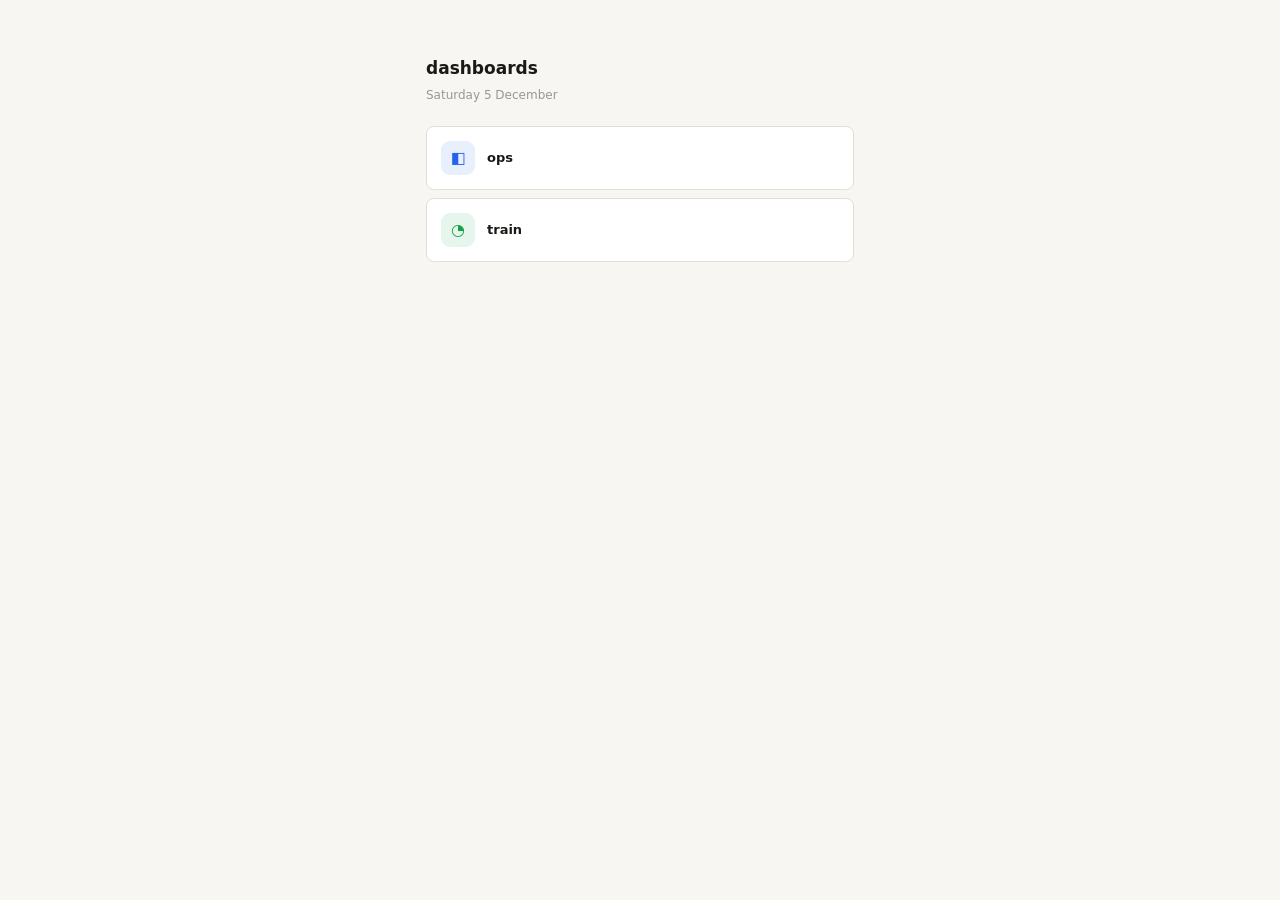
<file: index.html>
<!DOCTYPE html>
<html lang="en">
<head>
<meta charset="UTF-8">
<meta name="viewport" content="width=device-width, initial-scale=1.0, viewport-fit=cover">
<meta name="theme-color" content="#F7F6F3" media="(prefers-color-scheme: light)">
<meta name="theme-color" content="#141412" media="(prefers-color-scheme: dark)">
<meta name="apple-mobile-web-app-capable" content="yes">
<meta name="apple-mobile-web-app-title" content="dashboards">
<meta name="robots" content="noindex, nofollow">
<title>dashboards</title>
<link rel="icon" type="image/svg+xml" href="icons/icon.svg">
<link rel="icon" type="image/png" sizes="32x32" href="icons/icon-32.png">
<link rel="apple-touch-icon" href="icons/icon-180.png">
<link rel="manifest" href="manifest.webmanifest">
<link rel="stylesheet" href="shared/style.css?v=20261021-1300">
</head>
<body>
<div class="hub" id="hub"></div>

<script>
// A name and a link. What each one is for is not this page's business — and
// this page is public.
const DASHBOARDS = [
  { id:"ops",   name:"ops",   path:"ops/",   color:"#2563EB", icon:"◧" },
  { id:"train", name:"train", path:"train/", color:"#16A34A", icon:"◔" }
];

document.getElementById("hub").innerHTML =
  "<h1>dashboards</h1><div class='sub'>"
  + new Date().toLocaleDateString("en-GB",{weekday:"long",day:"numeric",month:"long"})
  + "</div>"
  + DASHBOARDS.map(function(d){
      return "<a class='hub-item' href='" + d.path + "'>"
        + "<div class='hub-ic' style=\"background:" + d.color + "1a;color:" + d.color + "\">" + d.icon + "</div>"
        + "<div class='hub-t'><div class='hub-n'>" + d.name + "</div></div></a>";
    }).join("");
</script>
</body>
</html>
</file>
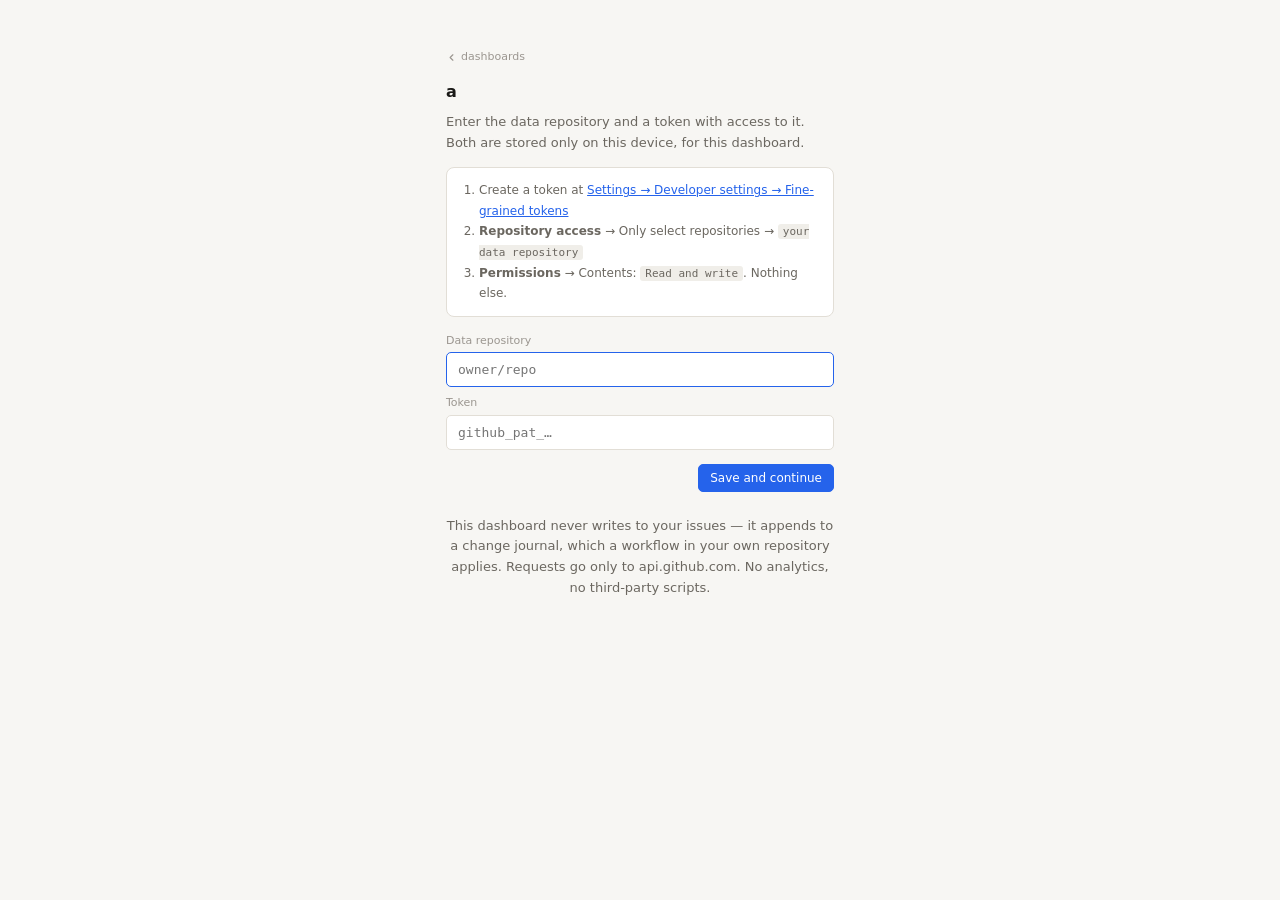
<file: a/index.html>
<!DOCTYPE html>
<html lang="en">
<head>
<meta charset="UTF-8">
<meta name="viewport" content="width=device-width, initial-scale=1.0, viewport-fit=cover">
<meta name="theme-color" content="#F7F6F3" media="(prefers-color-scheme: light)">
<meta name="theme-color" content="#141412" media="(prefers-color-scheme: dark)">
<meta name="apple-mobile-web-app-capable" content="yes">
<meta name="apple-mobile-web-app-title" content="a">
<meta name="robots" content="noindex, nofollow">
<title>a</title>
<link rel="icon" href="data:image/svg+xml,<svg xmlns='http://www.w3.org/2000/svg' viewBox='0 0 100 100'><rect width='100' height='100' rx='20' fill='%232563EB'/><text y='70' x='50' text-anchor='middle' font-size='56' font-family='sans-serif' font-weight='600' fill='white'>a</text></svg>">
<link rel="stylesheet" href="../shared/style.css?v=20260911-2029">
</head>
<body>
<div id="app"></div>
<div class="overlay" id="overlay"><div class="modal" id="modal"></div></div>

<script src="../shared/core.js?v=20260911-2029"></script>
<script>
// Structure only. Every label, topic, prompt and colour assignment comes from
// the brief, which lives in a private repository — so this file says what the
// blocks ARE without saying what they are FOR.
//
// A block claims the items whose `group` matches its `id`.

DashCore.start({
  id:          "a",
  title:       "a",
  briefPath:   "brief/a/today.json",
  changesPath: "brief/a/today_changes.json",
  dateField:   { default:"Reminder", person:"Next contact" },

  blocks: [
    { kind:"items",     id:"focus",    label:"Focus",    allowNew:true },
    { kind:"items",     id:"tasks",    label:"Tasks",    allowNew:true },
    { kind:"projects",  id:"projects", label:"Projects" },
    { kind:"items",     id:"people",   label:"People" },
    { kind:"reading",   id:"reading",  label:"Reading" },
    { kind:"recent",    id:"recent",   label:"Recently done", limit:40 },
    { kind:"inbox",     id:"inbox",    label:"Inbox" },
    { kind:"braindump", id:"notes",    label:"Notes" }
  ]
});
</script>
</body>
</html>
</file>
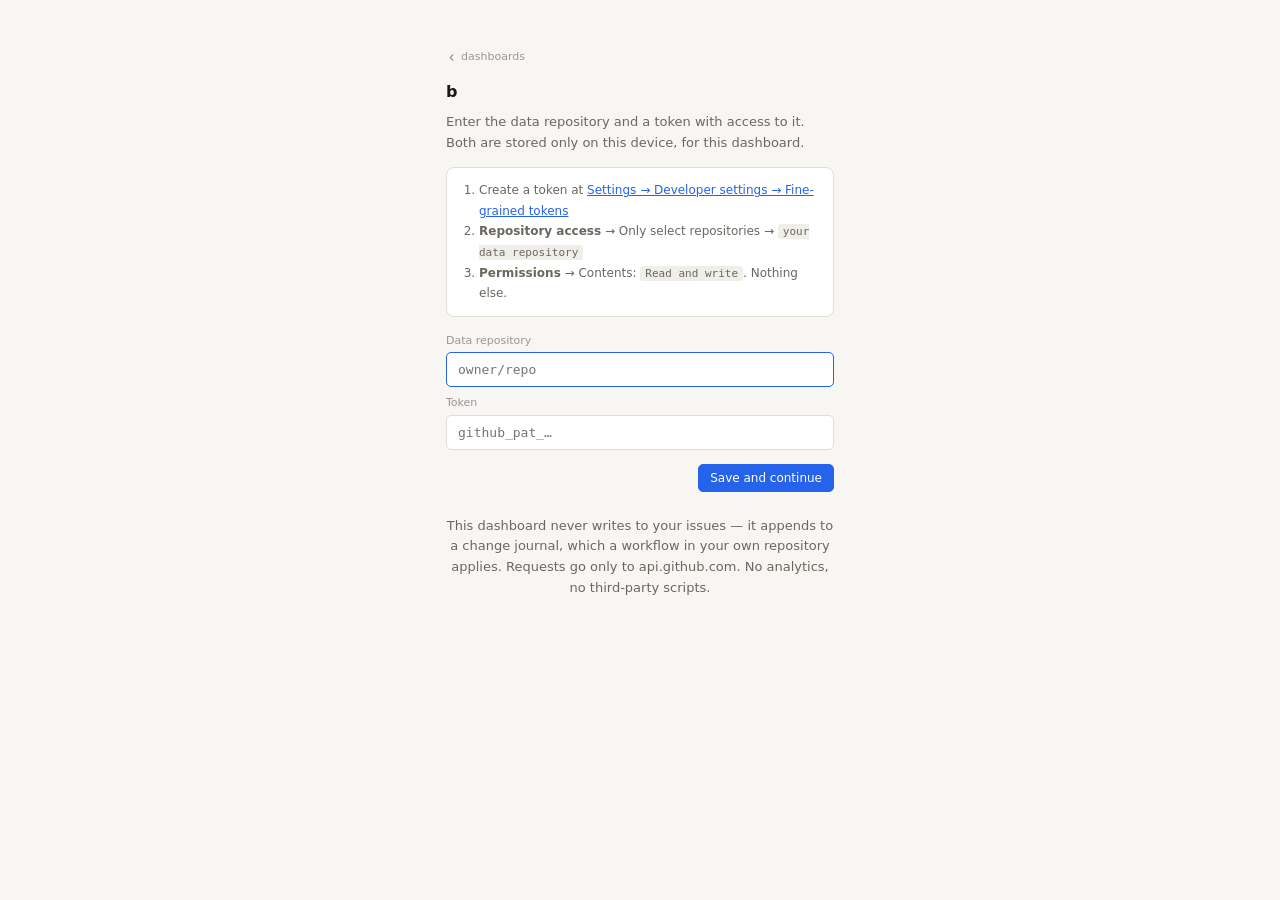
<file: b/index.html>
<!DOCTYPE html>
<html lang="en">
<head>
<meta charset="UTF-8">
<meta name="viewport" content="width=device-width, initial-scale=1.0, viewport-fit=cover">
<meta name="theme-color" content="#F7F6F3" media="(prefers-color-scheme: light)">
<meta name="theme-color" content="#141412" media="(prefers-color-scheme: dark)">
<meta name="apple-mobile-web-app-capable" content="yes">
<meta name="apple-mobile-web-app-title" content="b">
<meta name="robots" content="noindex, nofollow">
<title>b</title>
<link rel="icon" href="data:image/svg+xml,<svg xmlns='http://www.w3.org/2000/svg' viewBox='0 0 100 100'><rect width='100' height='100' rx='20' fill='%2316A34A'/><text y='70' x='50' text-anchor='middle' font-size='56' font-family='sans-serif' font-weight='600' fill='white'>b</text></svg>">
<link rel="stylesheet" href="../shared/style.css?v=20260911-2029">
</head>
<body>
<div id="app"></div>
<div class="overlay" id="overlay"><div class="modal" id="modal"></div></div>

<script src="../shared/core.js?v=20260911-2029"></script>
<script>
// Structure only — see the note in the sibling dashboard.

DashCore.start({
  id:          "b",
  title:       "b",
  briefPath:   "brief/today.json",
  changesPath: "brief/today_changes.json",
  dateField:   { default:"Do on", person:"Next contact" },

  blocks: [
    { kind:"session",   id:"session",  label:"Today" },
    { kind:"scales",    id:"scales",   label:"Daily readings" },
    { kind:"metrics",   id:"metrics",  label:"Benchmarks" },
    { kind:"items",     id:"tasks",    label:"Tasks", allowNew:true },
    { kind:"projects",  id:"goals",    label:"Goals" },
    { kind:"recent",    id:"recent",   label:"Recent", limit:20 },
    { kind:"braindump", id:"notes",    label:"Notes" }
  ]
});
</script>
</body>
</html>
</file>
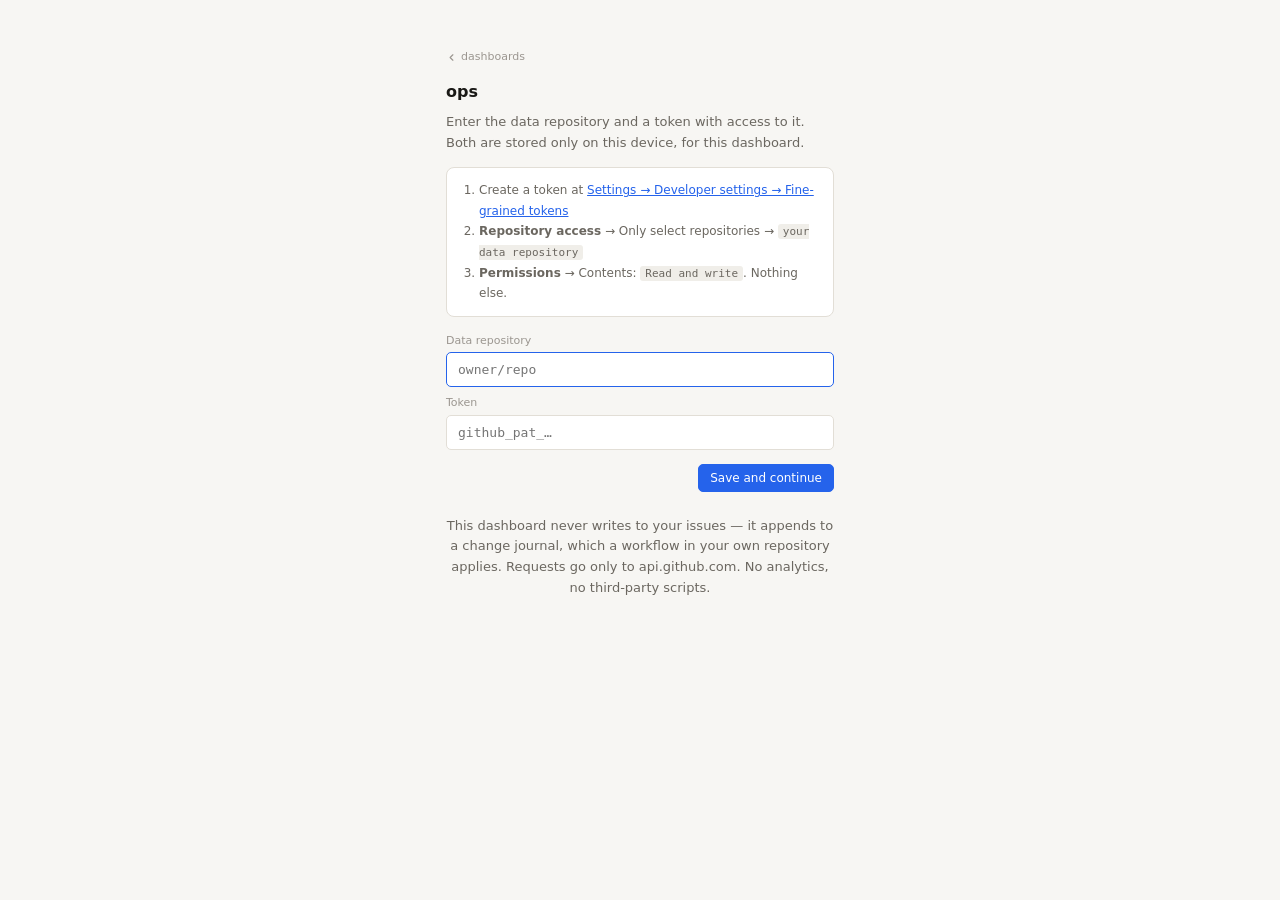
<file: ops/index.html>
<!DOCTYPE html>
<html lang="en">
<head>
<meta charset="UTF-8">
<meta name="viewport" content="width=device-width, initial-scale=1.0, viewport-fit=cover">
<meta name="theme-color" content="#F7F6F3" media="(prefers-color-scheme: light)">
<meta name="theme-color" content="#141412" media="(prefers-color-scheme: dark)">
<meta name="apple-mobile-web-app-capable" content="yes">
<meta name="apple-mobile-web-app-title" content="ops">
<meta name="robots" content="noindex, nofollow">
<title>ops</title>
<link rel="icon" type="image/svg+xml" href="../icons/icon.svg">
<link rel="icon" type="image/png" sizes="32x32" href="../icons/icon-32.png">
<link rel="apple-touch-icon" href="../icons/icon-180.png">
<link rel="stylesheet" href="../shared/style.css?v=20261111-1200">
</head>
<body>
<div id="app"></div>
<div class="overlay" id="overlay"><div class="modal" id="modal"></div></div>

<script src="../shared/core.js?v=20261111-1200"></script>
<script>
// Structure only. Every label, topic, prompt and colour assignment comes from
// the brief, which lives in a private repository — so this file says what the
// blocks ARE without saying what they are FOR.
//
// A block claims the items whose `group` matches its `id`.

DashCore.start({
  id:          "ops",
  title:       "ops",
  briefPath:   "brief/ops/today.json",
  changesPath: "brief/ops/today_changes.json",
  rebuild:     "build-brief.yml",   // dispatched when the brief is from yesterday
  dateField:   { default:"Date", person:"Next contact" },
  deadline:    false,               // one date per task; the 📅 Deadline line is ignored
  subtasks:    false,               // notes inside a task, not a hierarchy
  compactCards: true,               // done + title + date; the rest behind "⋯"
  summary:     false,               // no summary panel
  calendar:    false,               // no calendar panel
  orderPath:   "brief/ops/order.json",   // drag order of sortable blocks, shared by every device

  blocks: [
    { kind:"items",     id:"focus",    label:"Focus",    allowNew:true, sortable:true },
    { kind:"items",     id:"tasks",    label:"Tasks",    allowNew:true, sortable:true },
    { kind:"items",     id:"personal", label:"Personal", allowNew:true, sortable:true },
    { kind:"projects",  id:"projects", label:"Projects" },
    { kind:"items",     id:"people",   label:"People" },
    { kind:"reading",   id:"reading",  label:"Reading" },
    { kind:"items",     id:"readlist", label:"List",     allowNew:true, undated:true, count:true },
    { kind:"items",     id:"someday",  label:"Later",    allowNew:true, undated:true, count:true, collapsed:true },
    { kind:"recent",    id:"recent",   label:"Recently done", limit:40 },
    { kind:"inbox",     id:"inbox",    label:"Inbox" }
  ]
});
</script>
</body>
</html>
</file>
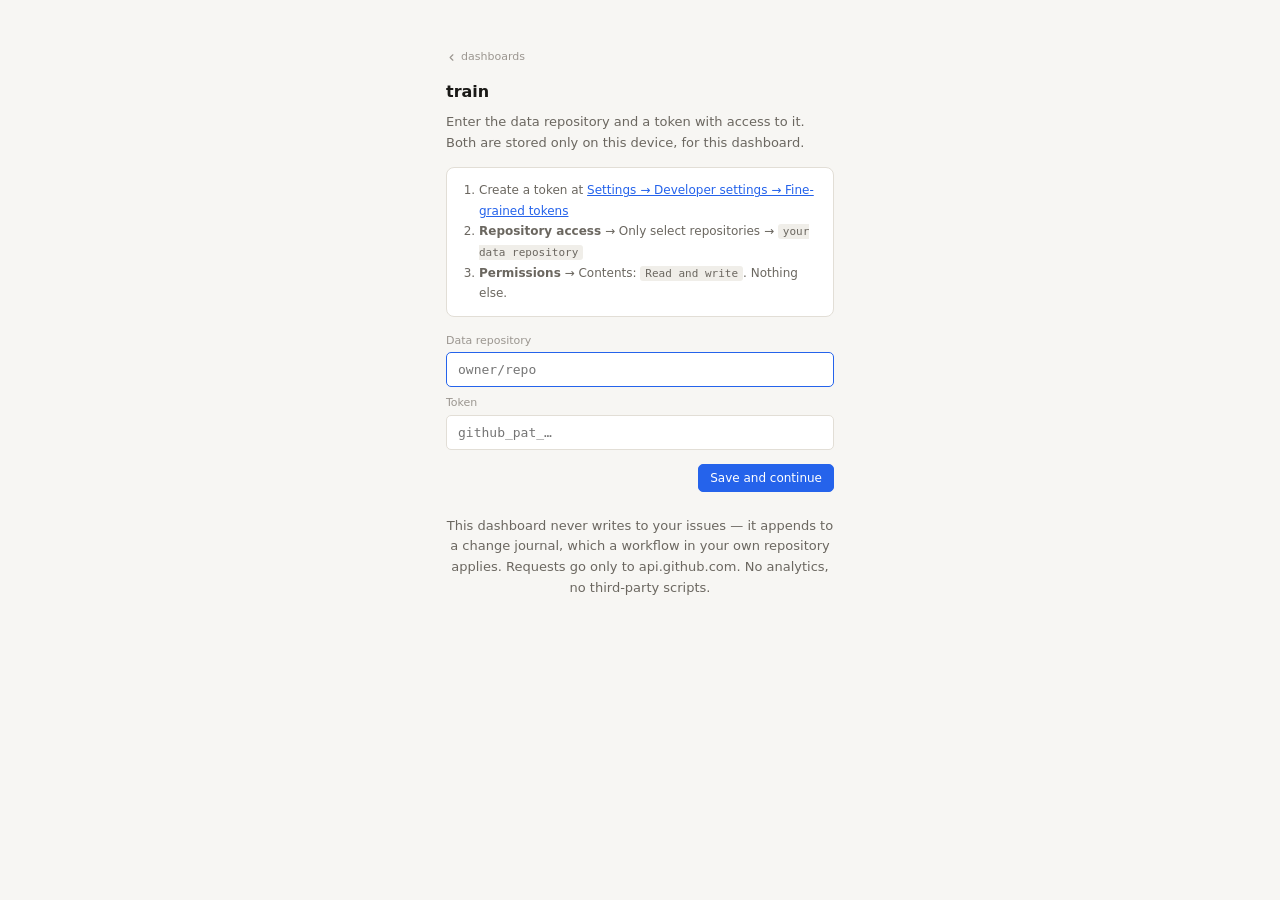
<file: train/index.html>
<!DOCTYPE html>
<html lang="en">
<head>
<meta charset="UTF-8">
<meta name="viewport" content="width=device-width, initial-scale=1.0, viewport-fit=cover">
<meta name="theme-color" content="#F7F6F3" media="(prefers-color-scheme: light)">
<meta name="theme-color" content="#141412" media="(prefers-color-scheme: dark)">
<meta name="apple-mobile-web-app-capable" content="yes">
<meta name="apple-mobile-web-app-title" content="train">
<meta name="robots" content="noindex, nofollow">
<title>train</title>
<link rel="icon" type="image/svg+xml" href="../icons/icon.svg">
<link rel="icon" type="image/png" sizes="32x32" href="../icons/icon-32.png">
<link rel="apple-touch-icon" href="../icons/icon-180.png">
<link rel="stylesheet" href="../shared/style.css?v=20261021-1300">
</head>
<body>
<div id="app"></div>
<div class="overlay" id="overlay"><div class="modal" id="modal"></div></div>

<script src="../shared/core.js?v=20261021-1300"></script>
<script>
// Structure only — see the note in the sibling dashboard.

DashCore.start({
  id:          "train",
  title:       "train",
  briefPath:   "brief/today.json",
  changesPath: "brief/today_changes.json",
  rebuild:     "build-brief.yml",   // dispatched when the brief is from yesterday
  dateField:   { default:"Do on", person:"Next contact" },
  compactCards: true,               // done + title + date; the rest behind "⋯"

  blocks: [
    { kind:"session",   id:"session",  label:"Today" },
    { kind:"heatmap",   id:"history",  label:"History" },
    { kind:"checks",    id:"checks",   label:"Daily" },
    { kind:"log",       id:"log",      label:"Log" },
    { kind:"metrics",   id:"metrics",  label:"Benchmarks" },
    { kind:"projects",  id:"goals",    label:"Goals" },
    { kind:"items",     id:"tasks",    label:"Tasks", allowNew:true },
    { kind:"upload",    id:"upload",   label:"Import" },
    { kind:"recent",    id:"recent",   label:"Recent", limit:30 },
    { kind:"braindump", id:"notes",    label:"Notes" }
  ]
});
</script>
</body>
</html>
</file>
<file: shared/style.css>
:root {
    --bg:#F7F6F3;--surface:#FFFFFF;--surface2:#F0EEE9;--border:#E2DED6;--border-strong:#C8C3BA;
    --text:#1A1916;--text-2:#6B6760;--text-3:#9B9690;
    --accent:#2563EB;--accent-bg:#EFF4FF;--accent-border:#BFCFFF;
    --danger:#DC2626;--danger-bg:#FEF2F2;--danger-border:#FECACA;
    --warning:#D97706;--warning-bg:#FFFBEB;--warning-border:#FDE68A;
    --green:#16A34A;--green-bg:#F0FDF4;--green-border:#BBF7D0;
    --r:8px;--rs:5px;

    /* Topic chips. Generated in OKLCH and checked for text-on-chip contrast
       (worst pair 5.39:1, all >= 4.5:1) rather than picked by eye. Each chip
       carries its own label, so colour is never the sole carrier of identity.
       Slots are numbered, not named: the brief decides which topic gets which. */
    --t1-bg:#DAEFFF;--t1-tx:#00589E;
    --t2-bg:#D0F5F7;--t2-tx:#006B74;
    --t3-bg:#D6F6E8;--t3-tx:#006D48;
    --t4-bg:#E7F2D6;--t4-tx:#466200;
    --t5-bg:#FDE9D2;--t5-tx:#834500;
    --t6-bg:#FFE4DF;--t6-tx:#933028;
    --t7-bg:#FCE4F9;--t7-tx:#7E357A;
    --t8-bg:#ECE9FF;--t8-tx:#58459B;
    --t9-bg:#EBEDF0;--t9-tx:#515761;
    --t10-bg:#FFF3C4;--t10-tx:#7A5A00;
  }
  @media(prefers-color-scheme:dark){:root{
    --bg:#141412;--surface:#1E1D1A;--surface2:#252320;--border:#2E2C28;--border-strong:#3E3B36;
    --text:#F0EDE8;--text-2:#A09C94;--text-3:#6B6760;
    --accent:#4F83F7;--accent-bg:#0F1E3D;--accent-border:#1E3A7A;
    --danger:#F87171;--danger-bg:#2A1515;--danger-border:#7F1D1D;
    --warning:#FCD34D;--warning-bg:#1C1500;--warning-border:#713F12;
    --green:#4ADE80;--green-bg:#052E16;--green-border:#166534;
    --t1-bg:#14273B;--t1-tx:#83C3FF;
    --t2-bg:#012C2F;--t2-tx:#4DD4DB;
    --t3-bg:#0A2D22;--t3-tx:#6AD6B0;
    --t4-bg:#212A10;--t4-tx:#ADCB77;
    --t5-bg:#33220A;--t5-tx:#ECB166;
    --t6-bg:#391D19;--t6-tx:#FFA194;
    --t7-bg:#321E30;--t7-tx:#E8A2E1;
    --t8-bg:#26223A;--t8-tx:#BCB1FF;
    --t9-bg:#242629;--t9-tx:#B8BEC8;
    --t10-bg:#2E2606;--t10-tx:#F2CC4D;  }}
  *{box-sizing:border-box;margin:0;padding:0}
  body{background:var(--bg);color:var(--text);font-family:-apple-system,BlinkMacSystemFont,'Segoe UI',system-ui,sans-serif;font-size:14px;line-height:1.5;min-height:100vh;-webkit-text-size-adjust:100%}
  .wrap{max-width:560px;margin:0 auto;padding:20px 16px calc(80px + env(safe-area-inset-bottom))}
  svg{display:block;flex-shrink:0}
  a{color:var(--accent)}

  .hdr{display:flex;align-items:flex-start;justify-content:space-between;gap:8px;margin-bottom:20px;padding-bottom:16px;border-bottom:1px solid var(--border)}
  .hdr h1{font-size:16px;font-weight:600;letter-spacing:-.01em}
  .hdr-date{font-size:12px;color:var(--text-3);margin-top:2px}
  .hdr-r{display:flex;gap:6px;flex-shrink:0}
  .btn{display:inline-flex;align-items:center;gap:5px;padding:6px 11px;font-size:12px;font-weight:500;border-radius:var(--rs);cursor:pointer;border:1px solid var(--border);background:var(--surface);color:var(--text-2);transition:background .1s,color .1s;font-family:inherit}
  .btn:hover{background:var(--surface2);color:var(--text)}
  .btn:disabled{opacity:.5;cursor:not-allowed}
  .btn-p{background:var(--accent);color:#fff;border-color:var(--accent)}
  .btn-p:hover{opacity:.9;color:#fff}
  .btn-p.pulse{animation:pulse 2s infinite}
  .btn-icon{padding:6px 8px}
  @keyframes pulse{0%,100%{opacity:1}50%{opacity:.75}}
  @keyframes spin{to{transform:rotate(360deg)}}
  .spin{animation:spin 1s linear infinite}

  .sec{margin-bottom:4px}
  .sec-hdr{display:flex;align-items:center;justify-content:space-between;padding:12px 0 6px}
  .sec-label{font-size:11px;font-weight:600;color:var(--text-3);letter-spacing:.04em;text-transform:uppercase}
  .sec-add{display:flex;align-items:center;gap:4px;font-size:11px;color:var(--text-3);background:none;border:none;cursor:pointer;padding:2px 5px;border-radius:var(--rs);font-family:inherit}
  .sec-add:hover{color:var(--accent);background:var(--accent-bg)}
  .sec-r{display:flex;align-items:center;gap:4px}
  .sec-chev{display:flex;align-items:center;justify-content:center;width:22px;height:22px;background:none;border:none;cursor:pointer;color:var(--text-3);border-radius:var(--rs);padding:0;flex-shrink:0}
  .sec-chev:hover{background:var(--surface2);color:var(--text)}

  .card{background:var(--surface);border:1px solid var(--border);border-radius:var(--r);padding:10px 12px;margin-bottom:6px;border-left:3px solid transparent}
  .card.overdue{border-left-color:var(--danger)}
  .card.today{border-left-color:var(--warning)}
  .card.tomorrow{border-left-color:var(--accent)}
  .card.done{opacity:.45}
  .card.isnew{border-left-color:var(--accent);background:var(--accent-bg)}
  .card-row{display:flex;align-items:flex-start;gap:8px;justify-content:space-between}
  .card-title{font-size:13px;font-weight:500;flex:1;line-height:1.4}
  .card-title.struck{text-decoration:line-through;color:var(--text-3)}
  .acts{display:flex;gap:3px;flex-shrink:0}
  .act{display:flex;align-items:center;justify-content:center;width:26px;height:26px;border:1px solid var(--border);border-radius:var(--rs);background:none;cursor:pointer;color:var(--text-3);text-decoration:none}
  .act:hover{background:var(--surface2);color:var(--text);border-color:var(--border-strong)}
  .act.on{background:var(--accent-bg);color:var(--accent);border-color:var(--accent-border)}
  .act.on-green{background:var(--green-bg);color:var(--green);border-color:var(--green-border)}
  .act.rm:hover{background:var(--danger-bg);color:var(--danger);border-color:var(--danger-border)}
  .card-meta{display:flex;gap:5px;align-items:center;margin-top:6px;flex-wrap:wrap}
  .tag{font-size:11px;font-weight:500;padding:2px 7px;border-radius:20px}

  /* Topic chips — one class per colour slot, both themes from one token. */
  .tag.t1{background:var(--t1-bg);color:var(--t1-tx)}
  .tag.t2{background:var(--t2-bg);color:var(--t2-tx)}
  .tag.t3{background:var(--t3-bg);color:var(--t3-tx)}
  .tag.t4{background:var(--t4-bg);color:var(--t4-tx)}
  .tag.t5{background:var(--t5-bg);color:var(--t5-tx)}
  .tag.t6{background:var(--t6-bg);color:var(--t6-tx)}
  .tag.t7{background:var(--t7-bg);color:var(--t7-tx)}
  .tag.t8{background:var(--t8-bg);color:var(--t8-tx)}
  .tag.t9{background:var(--t9-bg);color:var(--t9-tx)}
  .tag.t10{background:var(--t10-bg);color:var(--t10-tx)}
  .tag.t0{background:var(--surface2);color:var(--text-2)}

  .chip{font-size:11px;padding:2px 6px;border-radius:var(--rs);background:var(--surface2);color:var(--text-2)}
  .chip.overdue{background:var(--danger-bg);color:var(--danger)}
  .chip.today{background:var(--warning-bg);color:var(--warning)}
  .chip.tomorrow{background:var(--accent-bg);color:var(--accent)}
  .chip.new{background:var(--accent-bg);color:var(--accent)}
  .chip.logged{background:var(--green-bg);color:var(--green)}
  .cnote{font-size:11px;color:var(--text-3);margin-top:5px;font-style:italic}
  /* Compact cards: done + title + due chip in one row; the rest behind "⋯". */
  .card.compact .card-row{align-items:center;justify-content:flex-start}
  .card.compact .card-row .chip{flex-shrink:0}
  .card.compact .act.chk{width:22px;height:22px;border-radius:50%}
  .card.compact .act.tmrw{margin-left:-4px}
  /* Drag to reorder: a grip on cards in sortable blocks. */
  .grip{display:flex;align-items:center;align-self:center;color:var(--text-3);cursor:grab;touch-action:none;padding:4px 2px;margin:-4px 0 -4px -6px;flex-shrink:0;opacity:.6}
  .grip:hover{opacity:1}
  .card.dragging{position:fixed;z-index:50;margin:0;box-shadow:0 8px 24px rgba(0,0,0,.18);cursor:grabbing}
  .card.dragging .grip{cursor:grabbing;opacity:1}
  .drag-ph{border:1px dashed var(--border-strong);border-radius:var(--r);margin-bottom:6px}
  body.dragging-on{user-select:none;-webkit-user-select:none}
  .card.compact .act.tmrw.on{color:var(--accent);border-color:var(--accent)}
  .card.compact .act.more{border-color:transparent;width:24px;height:24px}
  .card.compact .act.more.on{border-color:var(--border)}
  .act.wide{width:auto;padding:0 8px;font-size:11px;margin-left:auto}
  .act.wide.on{color:var(--danger);border-color:var(--danger)}
  .chip.dropped{background:var(--surface2);color:var(--text-3);text-decoration:line-through}
  .more-panel{margin-top:6px;padding-top:6px;border-top:1px dashed var(--border)}
  .more-panel .acts{margin-top:8px}

  .panel{margin-top:10px;padding-top:10px;border-top:1px solid var(--border)}
  .panel textarea,.panel input{width:100%;font-size:12px;border:1px solid var(--border);border-radius:var(--rs);padding:6px 8px;background:var(--bg);color:var(--text);font-family:inherit}
  .panel textarea{resize:vertical;min-height:52px}
  .panel textarea:focus,.panel input:focus{outline:none;border-color:var(--accent)}
  .pfield label{font-size:11px;color:var(--text-3);display:block;margin-bottom:3px}
  .pbtns{display:flex;gap:5px;justify-content:flex-end;margin-top:6px}

  .nform{background:var(--accent-bg);border:1px solid var(--accent-border);border-radius:var(--r);padding:12px;margin-bottom:6px}
  .nform .grid{display:grid;grid-template-columns:1fr 1fr;gap:8px;margin:8px 0}
  .nform .field label{font-size:11px;color:var(--text-2);display:block;margin-bottom:3px}
  .nform input,.nform select,.nform textarea{width:100%;font-size:12px;border:1px solid var(--border);border-radius:var(--rs);padding:5px 8px;background:var(--surface);color:var(--text);font-family:inherit}
  .nform textarea{resize:none;min-height:40px}
  .nform input:focus,.nform select:focus,.nform textarea:focus{outline:none;border-color:var(--accent)}
  .err{font-size:11px;color:var(--danger);margin-top:4px}

  .warn{background:var(--warning-bg);border:1px solid var(--warning-border);border-radius:var(--r);padding:8px 11px;font-size:12px;color:var(--warning);display:flex;gap:7px;align-items:center;margin-bottom:8px}
  .warn-x{background:none;border:none;cursor:pointer;color:var(--warning);opacity:.55;padding:2px 3px;border-radius:3px;display:flex;align-items:center;flex-shrink:0;line-height:1}
  .warn-x:hover{opacity:1}
  .summary{background:var(--surface);border:1px solid var(--border);border-left:3px solid var(--accent);border-radius:var(--r);padding:10px 12px;font-size:12px;color:var(--text-2);line-height:1.6;margin-bottom:16px}
  /* Week strip — one row per day on a phone, seven columns on a wide screen.
     Chips take the topic colour; ticks and strikes come from the brief. */
  .week{background:var(--surface);border:1px solid var(--border);border-radius:var(--r);margin:0 0 14px;padding:2px 10px}
  .wk-day{display:flex;align-items:center;gap:8px;padding:4px 0;border-bottom:1px solid var(--border);min-width:0}
  .wk-day:last-child{border-bottom:none}
  .wk-h{display:flex;gap:5px;align-items:baseline;width:52px;flex-shrink:0;font-size:11px;color:var(--text-3)}
  .wk-day.today .wk-h{color:var(--accent);font-weight:600}
  .wk-n{text-transform:uppercase;letter-spacing:.03em}
  .wk-its{display:flex;flex-wrap:wrap;gap:4px;min-width:0}
  .wk-it{display:inline-flex;align-items:center;gap:3px;font-size:11.5px;line-height:1.3;padding:1px 7px;border-radius:6px}
  .wk-it svg{flex-shrink:0;width:10px;height:10px}
  .wk-it.missed{opacity:.45;text-decoration:line-through}
  .wk-more{border:none;cursor:pointer;font:inherit}
  .wk-it.warn{background:var(--danger-bg);color:var(--danger)}
  .wk-it.extra{background:transparent;outline:1px dashed currentColor;outline-offset:-1px}
  .wk-day.today{background:var(--accent-bg);margin:0 -10px;padding:4px 10px}
  @media(min-width:840px){
    .week{display:grid;grid-template-columns:repeat(7,minmax(0,1fr));gap:8px;background:none;border:none;padding:0}
    .wk-day,.wk-day.today{flex-direction:column;align-items:stretch;gap:4px;margin:0;padding:7px 7px 8px;background:var(--surface);border:1px solid var(--border);border-radius:var(--r)}
    .wk-day:last-child{border-bottom:1px solid var(--border)}
    .wk-day.today{border-color:var(--accent);box-shadow:inset 0 0 0 1px var(--accent)}
    .wk-h{width:auto;justify-content:space-between;padding:0 2px}
    .wk-its{flex-direction:column}
    .wk-it{font-size:12px;padding:3px 6px}
  }
  /* Activity grid — columns are weeks, rows Mon..Sun; cells stay square. */
  .hm{margin-bottom:10px}
  .hm-grid{display:grid;grid-template-rows:auto;grid-auto-rows:auto;gap:2px}
  .hm-m{grid-row:1;font-size:9px;color:var(--text-3);white-space:nowrap;overflow:hidden;padding-bottom:2px}
  .hm-c{display:block;aspect-ratio:1;border-radius:2px;background:var(--border);font-style:normal;cursor:pointer}
  .hm-c.today{outline:1.5px solid var(--text);outline-offset:0}
  .hm-c.sel{outline:2px solid var(--accent);outline-offset:1px}
  .hm-c.fut{opacity:.35;cursor:default}
  .hm-det{margin-top:8px;font-size:12px;color:var(--text-2);background:var(--surface);border:1px solid var(--border);border-radius:var(--r);padding:6px 9px}
  .hm-det b{color:var(--text);font-weight:600}
  .hm-legend{display:flex;flex-wrap:wrap;gap:4px 12px;margin-top:8px;font-size:11px;color:var(--text-2);align-items:center}
  .hm-k{display:inline-flex;align-items:center;gap:4px}
  .hm-k i{display:inline-block;width:10px;height:10px;border-radius:2px;font-style:normal}
  .hm-k i.hm-empty{background:var(--border)}
  .hm-note{color:var(--text-3);margin-left:auto}
  .rd-field{font-size:10px;font-weight:600;letter-spacing:.05em;text-transform:uppercase;color:var(--text-3);margin:12px 0 6px}
  .rd-field:first-child{margin-top:0}
  .cal-list{margin-bottom:4px}
  .cal-row{display:flex;align-items:baseline;gap:10px;padding:5px 0;border-bottom:1px solid var(--border);font-size:13px}
  .cal-row:last-child{border-bottom:none}
  .cal-time{font-size:11px;color:var(--text-3);min-width:38px;flex-shrink:0}
  .cal-ev{flex:1}
  .cal-ad{font-size:10px;background:var(--accent-bg);color:var(--accent);padding:1px 6px;border-radius:10px}

  .overlay{display:none;position:fixed;inset:0;background:rgba(0,0,0,.5);z-index:100;align-items:center;justify-content:center;padding:20px}
  .overlay.open{display:flex}
  .modal{background:var(--surface);border:1px solid var(--border);border-radius:12px;padding:20px;width:100%;max-width:480px;max-height:82vh;display:flex;flex-direction:column;gap:12px}
  .modal h2{font-size:14px;font-weight:600}
  .modal p{font-size:12px;color:var(--text-2)}
  .mbtns{display:flex;gap:6px;justify-content:flex-end}
  .mbody{overflow-y:auto;display:flex;flex-direction:column;gap:6px}

  .srow{display:flex;align-items:flex-start;gap:8px;padding:7px 9px;border:1px solid var(--border);border-radius:var(--rs);font-size:12px;background:var(--bg)}
  .srow .st{width:16px;flex-shrink:0;display:flex;align-items:center;justify-content:center;margin-top:1px}
  .srow.ok{border-color:var(--green-border);background:var(--green-bg)}
  .srow.err{border-color:var(--danger-border);background:var(--danger-bg)}
  .srow-t{flex:1}
  .srow-k{font-size:10px;text-transform:uppercase;letter-spacing:.04em;color:var(--text-3)}
  .srow-e{font-size:11px;color:var(--danger);margin-top:3px;word-break:break-word}

  /* Setup / states */
  .center{max-width:420px;margin:0 auto;padding:48px 16px}
  .center h2{font-size:16px;font-weight:600;margin-bottom:8px}
  .center p{font-size:13px;color:var(--text-2);margin-bottom:14px;line-height:1.6}
  .center input{width:100%;font-size:13px;border:1px solid var(--border);border-radius:var(--rs);padding:9px 11px;background:var(--surface);color:var(--text);font-family:'SF Mono','Fira Code',monospace}
  .center input:focus{outline:none;border-color:var(--accent)}
  .steps{background:var(--surface);border:1px solid var(--border);border-radius:var(--r);padding:12px 14px;margin-bottom:16px;font-size:12px;color:var(--text-2);line-height:1.7}
  .steps ol{margin:0;padding-left:18px}
  .steps code{background:var(--surface2);padding:1px 5px;border-radius:3px;font-size:11px;font-family:'SF Mono',monospace}
  .muted{font-size:11px;color:var(--text-3);text-align:center;margin-top:24px;line-height:1.7}
  .load{display:flex;align-items:center;justify-content:center;gap:9px;padding:64px 16px;color:var(--text-3);font-size:13px}
  .ebox{background:var(--danger-bg);border:1px solid var(--danger-border);border-radius:var(--r);padding:12px 14px;font-size:12px;color:var(--danger);margin-bottom:14px;word-break:break-word;line-height:1.6}
  .foot{margin-top:28px;padding-top:14px;border-top:1px solid var(--border);display:flex;justify-content:space-between;align-items:center;gap:10px;font-size:11px;color:var(--text-3)}
  .lnk{background:none;border:none;color:var(--text-3);font-size:11px;cursor:pointer;text-decoration:underline;padding:0;font-family:inherit}
  .lnk:hover{color:var(--accent)}
  /* ── Hub (dashboard launcher) ──────────────────────────────────────────── */
  .hub{max-width:460px;margin:0 auto;padding:56px 16px}
  .hub h1{font-size:17px;font-weight:600;margin-bottom:4px}
  .hub .sub{font-size:12px;color:var(--text-3);margin-bottom:22px}
  .hub-item{display:flex;align-items:center;gap:12px;padding:14px;background:var(--surface);border:1px solid var(--border);border-radius:var(--r);margin-bottom:8px;text-decoration:none;color:var(--text);transition:border-color .12s,background .12s}
  .hub-item:hover{border-color:var(--accent-border);background:var(--accent-bg)}
  .hub-item.soon{opacity:.45;pointer-events:none}
  .hub-ic{width:34px;height:34px;border-radius:9px;display:flex;align-items:center;justify-content:center;flex-shrink:0;font-size:16px}
  .hub-t{flex:1}
  .hub-n{font-size:13px;font-weight:600}
  .hub-d{font-size:11px;color:var(--text-3);margin-top:1px}
  .hub-badge{font-size:10px;color:var(--text-3);background:var(--surface2);padding:2px 7px;border-radius:10px}

  /* Dash id chip in header */
  .hdr-id{font-size:10px;font-weight:600;letter-spacing:.06em;text-transform:uppercase;color:var(--accent);background:var(--accent-bg);border:1px solid var(--accent-border);padding:1px 6px;border-radius:10px;vertical-align:middle;margin-left:7px}
  .back{display:inline-flex;align-items:center;gap:4px;font-size:11px;color:var(--text-3);text-decoration:none;margin-bottom:14px}
  .back:hover{color:var(--accent)}

  /* Hidden-until-synced reveal row */
  .hidden-row{font-size:11px;color:var(--text-3);padding:7px 12px;background:var(--surface2);border:1px dashed var(--border);border-radius:var(--r);margin-bottom:6px;display:flex;align-items:center;gap:6px}
  .btn.on{background:var(--accent-bg);color:var(--accent);border-color:var(--accent-border)}

  /* Journal state */
  .queue{display:flex;align-items:center;gap:8px;background:var(--surface2);border:1px solid var(--border);border-radius:var(--r);padding:8px 11px;font-size:12px;color:var(--text-2);margin-bottom:16px}
  .chip.unsaved{background:var(--warning-bg);color:var(--warning)}
  .chip.queued{background:var(--accent-bg);color:var(--accent)}

  /* Braindump */
  .bd-item{background:var(--surface);border:1px solid var(--border);border-left:3px solid var(--accent-border);border-radius:var(--r);padding:9px 11px;margin-bottom:6px}
  .bd-head{display:flex;align-items:center;gap:6px;margin-bottom:5px}
  .bd-ts{font-size:11px;font-weight:600;color:var(--text-2);font-variant-numeric:tabular-nums}
  .bd-kind{font-size:10px;font-weight:600;letter-spacing:.03em;text-transform:uppercase;padding:1px 6px;border-radius:10px;background:var(--surface2);color:var(--text-2)}
  .bd-note{background:var(--surface2);color:var(--text-2)}
  .bd-meeting{background:var(--accent-bg);color:var(--accent)}
  .bd-idea{background:var(--green-bg);color:var(--green)}
  .bd-decision{background:var(--warning-bg);color:var(--warning)}
  .bd-head .act{margin-left:auto;width:22px;height:22px}
  .bd-text{font-size:12.5px;color:var(--text);line-height:1.55;word-break:break-word;cursor:pointer;max-height:3.2em;overflow:hidden}
  .bd-text.expanded{max-height:none;overflow:visible;white-space:pre-wrap}
  .bd-text:not(.expanded):hover{opacity:.8}
  .bd-empty{font-size:11px;color:var(--text-3);font-style:italic;padding:9px 11px;border:1px dashed var(--border);border-radius:var(--r)}

  /* Inbox */
  .card.ib{border-left-color:var(--text-3)}
  .sec-note{font-size:10px;color:var(--text-3);font-style:italic}
  .chip.src{background:var(--surface2);color:var(--text-2);font-weight:600;text-transform:uppercase;font-size:10px;letter-spacing:.03em}
  .panel .field label{font-size:11px;color:var(--text-3);display:block;margin-bottom:3px}
  .panel .field input,.panel .field select,.panel .field textarea{width:100%;font-size:12px;border:1px solid var(--border);border-radius:var(--rs);padding:5px 8px;background:var(--bg);color:var(--text);font-family:inherit}
  .panel .field textarea{min-height:40px;resize:vertical}

  /* Deadline chip — distinct from the reminder chip */
  .chip.dl{background:transparent;border:1px solid var(--border-strong);color:var(--text-2);font-size:10.5px}
  .chip.dl.overdue{border-color:var(--danger-border);color:var(--danger)}
  .chip.dl.today{border-color:var(--warning-border);color:var(--warning)}

  /* ── Starred ───────────────────────────────────────────────────────────── */
  .act.on-star{background:#FEF3C7;color:#B45309;border-color:#FCD34D}
  @media(prefers-color-scheme:dark){.act.on-star{background:#2A1F00;color:#FCD34D;border-color:#713F12}}
  .card.starred{box-shadow:inset 0 0 0 1px var(--accent-border);background:linear-gradient(90deg,var(--accent-bg) 0%,var(--surface) 60%)}
  .card.starred .card-title{font-weight:600}


  /* ── Responsive columns ───────────────────────────────────────────────────
     Every section is a grid item, so the column count is the only thing that
     changes. Five sections (Tasks, People, Projects, Inbox, Braindump) means
     the widest screens give each one its own column; narrower ones wrap. */
  .cols{display:block}
  .topgrid{display:block}

  @media(min-width:840px){
    .wrap{max-width:1040px;padding:24px 24px 80px}
    .cols{display:grid;grid-template-columns:repeat(2,minmax(0,1fr));gap:0 22px;align-items:start}
    .hdr{padding-bottom:18px}
    .hdr h1{font-size:18px}
    .summary{font-size:13px}
    .topgrid{display:grid;grid-template-columns:minmax(0,1.4fr) minmax(0,1fr);gap:0 22px;align-items:start}
    .topgrid .summary{margin-bottom:0}
  }
  @media(min-width:1320px){
    .wrap{max-width:1400px;padding:28px 30px 80px}
    .cols{grid-template-columns:repeat(3,minmax(0,1fr));gap:0 24px}
    .summary,.warn,.queue{max-width:1000px}
  }
  @media(min-width:1700px){
    .wrap{max-width:1780px}
    .cols{grid-template-columns:repeat(4,minmax(0,1fr))}
  }
  @media(min-width:2100px){
    .wrap{max-width:2160px}
    .cols{grid-template-columns:repeat(5,minmax(0,1fr))}
  }

  /* ── Braindump capture box ────────────────────────────────────────────── */
  .bd-capture{background:var(--surface);border:1px solid var(--border);border-radius:var(--r);padding:8px;margin-bottom:8px}
  .bd-capture textarea{width:100%;min-height:62px;resize:vertical;font-family:inherit;font-size:12.5px;
    line-height:1.55;border:none;background:transparent;color:var(--text);padding:3px 4px}
  .bd-capture textarea:focus{outline:none}
  .bd-capture textarea::placeholder{color:var(--text-3)}
  .bd-bar{display:flex;align-items:center;gap:6px;padding-top:7px;border-top:1px solid var(--border)}
  .bd-bar select{font-size:11px;font-family:inherit;border:1px solid var(--border);border-radius:var(--rs);
    padding:3px 6px;background:var(--bg);color:var(--text-2)}
  .bd-bar select:focus{outline:none;border-color:var(--accent)}
  .bd-bar .err{flex:1;margin:0}
  .bd-bar .btn{margin-left:auto}
  .bd-capture:focus-within{border-color:var(--accent-border);box-shadow:0 0 0 3px var(--accent-bg)}

  .build{opacity:.65;font-variant-numeric:tabular-nums}

  /* ── Subtasks ─────────────────────────────────────────────────────────── */
  .sub-hdr{display:flex;align-items:center;justify-content:space-between;padding:6px 0 2px;margin-top:8px;border-top:1px solid var(--border);cursor:pointer;gap:6px}
  .sub-hdr:hover .sub-label{color:var(--text)}
  .sub-label{font-size:11px;font-weight:600;color:var(--text-3);flex:1}
  .sub-list{padding:2px 0 2px}
  .sub-item{display:flex;align-items:center;gap:5px;padding:3px 0;border-bottom:1px solid var(--border)}
  .sub-item:last-child{border-bottom:none}
  .sub-item.done{opacity:.4}
  .sub-item .act{width:22px;height:22px;flex-shrink:0}
  .sub-title{flex:1;font-size:12px;color:var(--text);line-height:1.3;word-break:break-word}
  .sub-title.struck{text-decoration:line-through;color:var(--text-3)}
  .sub-trigger{background:none;border:none;cursor:pointer;color:var(--text-3);font-size:11px;padding:5px 0 2px;display:inline-flex;align-items:center;gap:3px;font-family:inherit}
  .sub-trigger:hover{color:var(--accent)}
  .sub-form{padding:6px 0 4px;display:flex;flex-direction:column;gap:5px}
  .sub-form input{width:100%;font-size:12px;border:1px solid var(--border);border-radius:var(--rs);padding:5px 8px;background:var(--bg);color:var(--text);font-family:inherit}
  .sub-form input:focus{outline:none;border-color:var(--accent)}
  .sf-btns{display:flex;gap:5px;justify-content:flex-end}
  .sub-item.isnew{background:var(--accent-bg)}


  /* ══════════════════════════════════════════════════════════════════════════
     ngr additions — blocks the reference dashboard does not have.
     ══════════════════════════════════════════════════════════════════════════ */

  /* Applied state. The journal applier marks entries applied instead of
     deleting them, so a card can say "landed in the issue" and not just
     "queued somewhere". */
  .chip.applied{background:var(--green-bg);color:var(--green);font-weight:600}
  .card.applied{border-left-color:var(--green)}

  /* Calendar source badge — M365 vs Google, so a missing calendar is visible. */
  .cal-src{font-size:9.5px;font-weight:600;letter-spacing:.04em;text-transform:uppercase;
    padding:1px 5px;border-radius:9px;background:var(--surface2);color:var(--text-3);flex-shrink:0}
  .cal-src.m365{background:var(--accent-bg);color:var(--accent)}
  .cal-src.google{background:var(--green-bg);color:var(--green)}
  .cal-row.now{background:var(--warning-bg);border-radius:var(--rs);padding-left:6px;margin-left:-6px}
  .cal-row.past{opacity:.45}
  .cal-loc{font-size:10.5px;color:var(--text-3)}

  /* ── Projects: the long-view block ──────────────────────────────────────── */
  .pj{background:var(--surface);border:1px solid var(--border);border-radius:var(--r);
    padding:10px 12px;margin-bottom:6px;border-left:3px solid var(--border-strong)}
  .pj.hot{border-left-color:var(--accent)}
  .pj.stalled{border-left-color:var(--warning)}
  .pj-row{display:flex;align-items:baseline;gap:8px;justify-content:space-between}
  .pj-title{font-size:13px;font-weight:600;flex:1;line-height:1.4}
  .pj-stage{font-size:10px;font-weight:600;letter-spacing:.03em;text-transform:uppercase;
    padding:1px 7px;border-radius:10px;background:var(--surface2);color:var(--text-2);flex-shrink:0}
  .pj-next{font-size:12px;color:var(--text-2);margin-top:5px;line-height:1.5}
  .pj-next b{color:var(--text);font-weight:600}
  .pj-meta{display:flex;gap:5px;align-items:center;margin-top:6px;flex-wrap:wrap}
  .pj-bar{height:3px;border-radius:2px;background:var(--surface2);margin-top:8px;overflow:hidden}
  .pj-bar i{display:block;height:100%;background:var(--accent);border-radius:2px}
  .pj-quiet{font-size:11px;color:var(--text-3);font-style:italic;margin-top:5px}

  /* ── Reading: keep / act on / let go ────────────────────────────────────── */
  .pp{background:var(--surface);border:1px solid var(--border);border-radius:var(--r);
    padding:10px 12px;margin-bottom:6px;border-left:3px solid var(--border)}
  .pp.kept{border-left-color:var(--green)}
  .pp.dismissed{opacity:.4}
  .pp-row{display:flex;align-items:flex-start;gap:8px;justify-content:space-between}
  .pp-title{font-size:12.5px;font-weight:500;flex:1;line-height:1.45}
  .pp-authors{font-size:11px;color:var(--text-2);margin-top:3px;line-height:1.4}
  .pp-meta{display:flex;gap:5px;align-items:center;margin-top:6px;flex-wrap:wrap}
  .pp-src{font-size:10.5px;font-weight:600;padding:1px 6px;border-radius:var(--rs);
    background:var(--surface2);color:var(--text-2)}
  .pp-src.alt{background:var(--warning-bg);color:var(--warning)}
  .pp-why{font-size:11.5px;color:var(--text-2);margin-top:6px;line-height:1.55;
    padding-left:8px;border-left:2px solid var(--accent-border)}
  .pp-abs{font-size:11.5px;color:var(--text-2);margin-top:6px;line-height:1.55;white-space:pre-wrap}

  /* ── Recently done ──────────────────────────────────────────────────────── */
  .rc-day{font-size:10px;font-weight:600;letter-spacing:.05em;text-transform:uppercase;
    color:var(--text-3);padding:9px 0 4px}
  .rc{display:flex;align-items:flex-start;gap:8px;padding:5px 0;
    border-bottom:1px solid var(--border);font-size:12px}
  .rc:last-child{border-bottom:none}
  .rc-ic{width:15px;flex-shrink:0;display:flex;align-items:center;justify-content:center;
    margin-top:2px;color:var(--text-3)}
  .rc-ic.done{color:var(--green)}
  .rc-t{flex:1;line-height:1.45}
  .rc-t a{color:inherit;text-decoration:none}
  .rc-t a:hover{color:var(--accent)}
  .rc-note{font-size:11px;color:var(--text-3);margin-top:2px;line-height:1.45}
  .rc-empty{font-size:11px;color:var(--text-3);font-style:italic;padding:9px 11px;
    border:1px dashed var(--border);border-radius:var(--r)}

  /* ── Session, metrics and a daily scale ─────────────────────────────────── */
  .ses{background:var(--surface);border:1px solid var(--border);border-left:3px solid var(--accent);
    border-radius:var(--r);padding:12px;margin-bottom:6px}
  .ses-t{font-size:14px;font-weight:600}
  .ses-sub{font-size:11px;color:var(--text-3);margin-top:2px}
  .ex{display:flex;align-items:baseline;gap:8px;padding:6px 0;border-bottom:1px solid var(--border);font-size:12px}
  .ex:last-child{border-bottom:none}
  .ex-n{flex:1;line-height:1.4}
  .ex-p{font-size:11px;color:var(--text-2);font-variant-numeric:tabular-nums;flex-shrink:0}
  .ex-last{font-size:10.5px;color:var(--text-3);font-variant-numeric:tabular-nums;flex-shrink:0}
  .mtr{display:flex;align-items:center;gap:8px;padding:6px 0;border-bottom:1px solid var(--border);font-size:12px}
  .mtr:last-child{border-bottom:none}
  .mtr-n{flex:1;color:var(--text-2)}
  .mtr-v{font-weight:600;font-variant-numeric:tabular-nums}
  .mtr-d{font-size:11px;color:var(--text-3);font-variant-numeric:tabular-nums}
  .mtr-d.up{color:var(--green)}
  .mtr-d.down{color:var(--danger)}

  /* A 0-N scale for a daily reading. */
  .scale{display:flex;gap:4px;margin-top:7px}
  .scale button{flex:1;padding:7px 0;font-size:12px;font-family:inherit;cursor:pointer;
    border:1px solid var(--border);border-radius:var(--rs);background:var(--surface);color:var(--text-2)}
  .scale button:hover{border-color:var(--border-strong);color:var(--text)}
  .scale button.on{background:var(--accent);border-color:var(--accent);color:#fff;font-weight:600}

  /* ── Session detail: why a load was chosen, and what to watch ─────────── */
  .ses + .ses{margin-top:8px}
  .ex{display:block}
  .ex-top{display:flex;align-items:baseline;gap:8px}
  /* A long prescription wraps inside the card instead of running out of it. */
  .ex-top .ex-p{flex-shrink:1;min-width:0;text-align:right;overflow-wrap:anywhere;line-height:1.4}
  .ex-top .ex-n{min-width:4.5em}
  .ex-last{margin-top:1px}
  .ex-why{font-size:10.5px;color:var(--text-3);margin-top:2px;line-height:1.4}
  .ex-flag{display:flex;gap:5px;align-items:flex-start;font-size:11px;color:var(--warning);margin-top:3px;line-height:1.4}
  .ex-flag svg{margin-top:1px;width:12px;height:12px}

  /* ── Daily checks ─────────────────────────────────────────────────────── */
  .ck{display:flex;align-items:center;gap:10px;padding:8px 0;border-bottom:1px solid var(--border);cursor:pointer;user-select:none}
  .ck:last-child{border-bottom:none}
  .ck-box{display:flex;align-items:center;justify-content:center;width:22px;height:22px;border:1.5px solid var(--border-strong);border-radius:6px;flex-shrink:0;color:#fff}
  .ck.on .ck-box{background:var(--green);border-color:var(--green)}
  .ck-t{flex:1;min-width:0}
  .ck-l{font-size:13px;font-weight:500}
  .ck-n{font-size:11px;color:var(--text-3);margin-top:1px}
  .ck-s{font-size:11px;color:var(--text-2);font-variant-numeric:tabular-nums;flex-shrink:0}

  /* ── Log forms ────────────────────────────────────────────────────────── */
  .lf{background:var(--surface);border:1px solid var(--border);border-radius:var(--r);padding:10px 12px;margin-bottom:6px}
  .lf-t{font-size:13px;font-weight:600}
  .lf-fields{display:grid;grid-template-columns:1fr 1fr;gap:8px;margin-top:8px}
  .lf-f{min-width:0}
  .lf-f.wide{grid-column:1 / -1}
  .lf-f label{font-size:11px;color:var(--text-2);display:block;margin-bottom:3px}
  .lf-f label i{color:var(--text-3);font-style:normal;font-size:10px}
  .lf-f input,.lf-f select{width:100%;font-size:13px;border:1px solid var(--border);border-radius:var(--rs);padding:6px 8px;background:var(--bg);color:var(--text);font-family:inherit;min-height:32px}
  .lf-f input:focus,.lf-f select:focus{outline:none;border-color:var(--accent)}
  .seg{display:flex;flex-wrap:wrap;gap:4px}
  .seg button{flex:1 1 auto;padding:6px 8px;font-size:12px;font-family:inherit;cursor:pointer;border:1px solid var(--border);border-radius:var(--rs);background:var(--bg);color:var(--text-2);min-height:32px}
  .seg button.on{background:var(--accent);border-color:var(--accent);color:#fff;font-weight:600}
  .lf .pbtns{align-items:center}
  .lf .pbtns .err{flex:1;margin:0}
  .lf-list{margin-top:8px;border-top:1px solid var(--border);padding-top:4px}
  .lf-list.past{opacity:.75}
  .lf-row{display:flex;align-items:center;gap:8px;padding:4px 0;font-size:12px}
  .lf-d{font-size:11px;color:var(--text-3);width:64px;flex-shrink:0}
  .lf-x{flex:1;min-width:0}

  /* ── Upload ───────────────────────────────────────────────────────────── */
  .up{display:flex;gap:8px;align-items:center;margin-top:8px;flex-wrap:wrap}
  .up input[type=file]{flex:1;min-width:0;font-size:12px;color:var(--text-2)}
  .lf-tabs{margin-bottom:6px}
</file>
